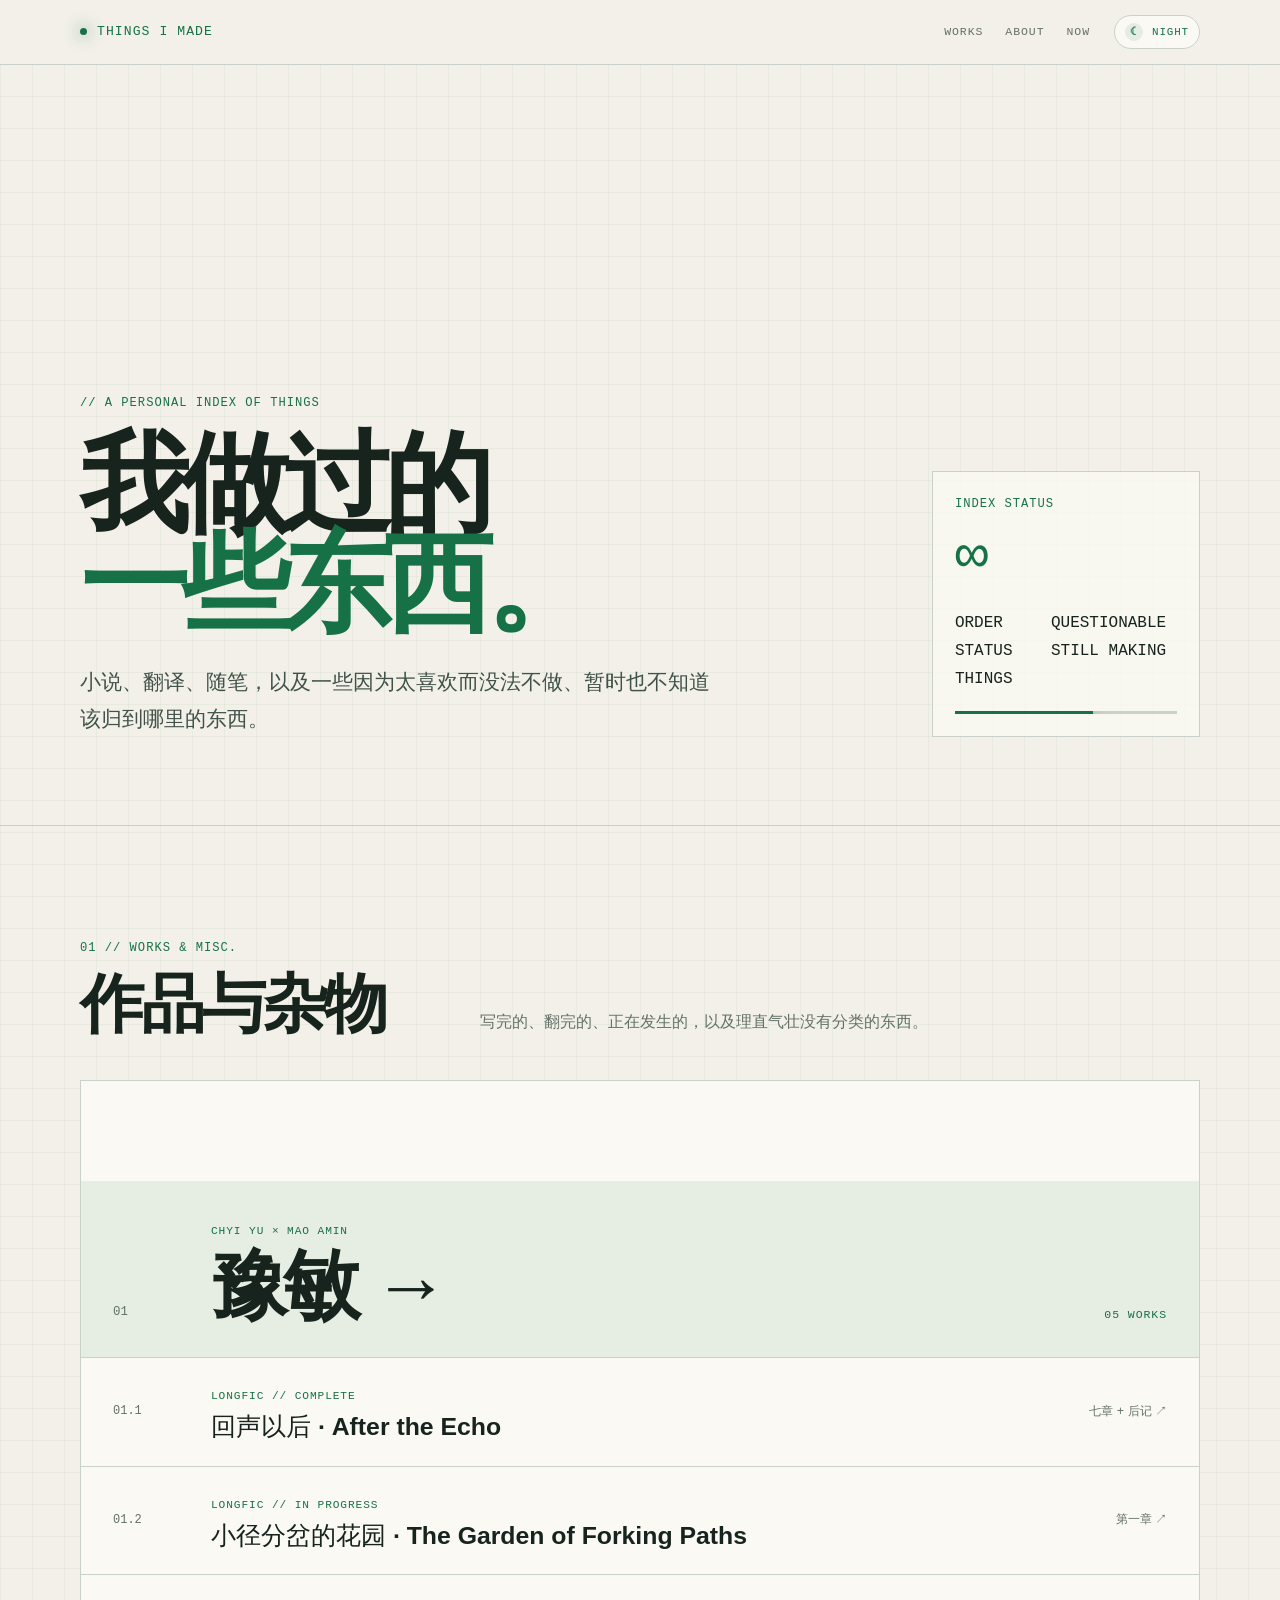
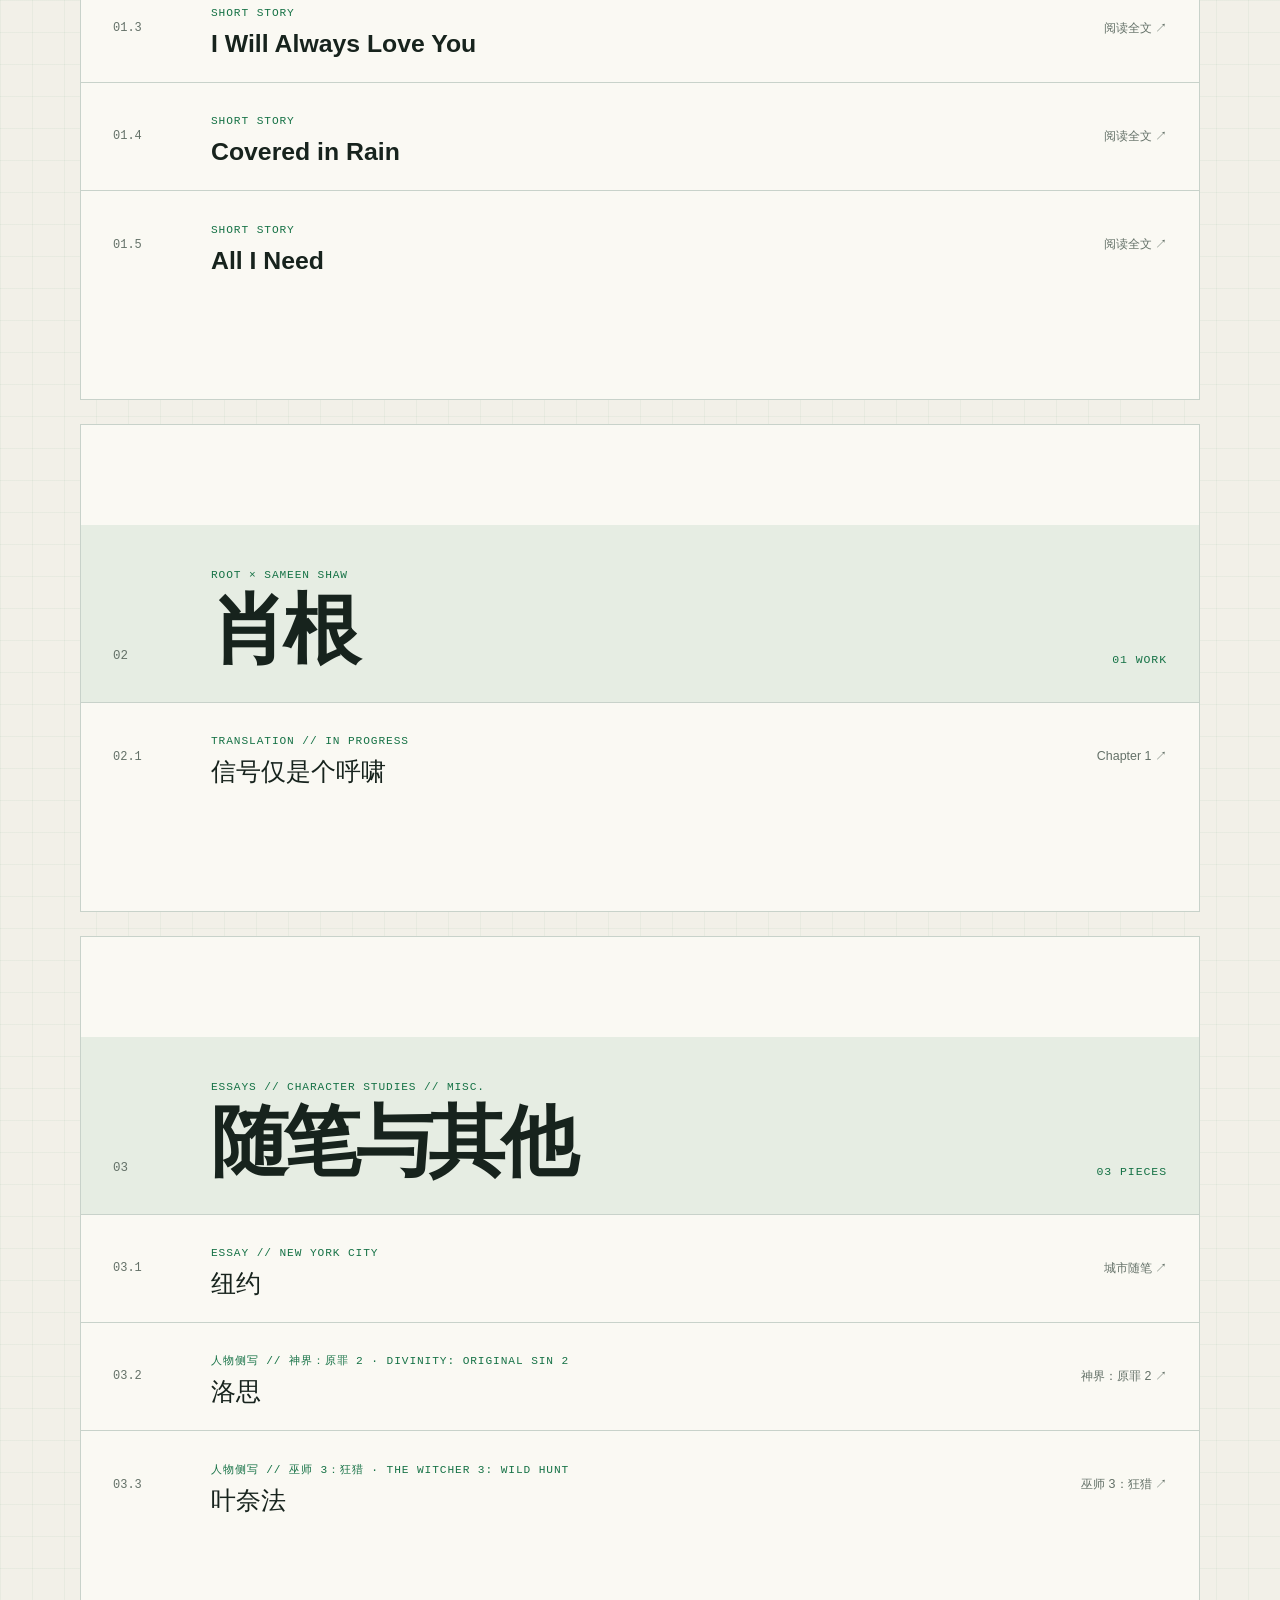
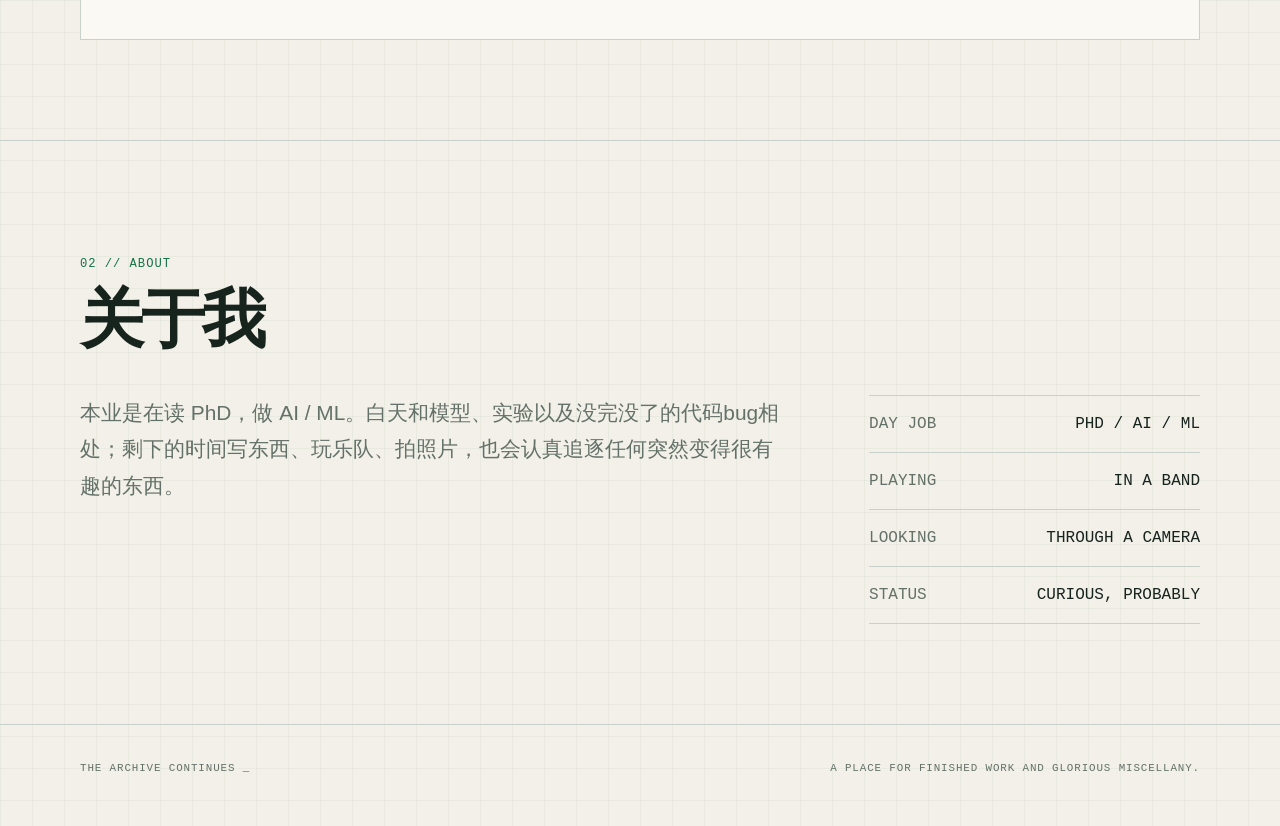
<file: index.html>
<!doctype html>
<html lang="zh-CN">
<head>
  <meta charset="utf-8">
  <meta name="viewport" content="width=device-width, initial-scale=1">
  <meta name="description" content="小说、翻译、随笔，以及一些暂时不知道该归到哪里的东西。">
  <meta name="theme-color" content="#090b0c" id="theme-color">
  <title>个人作品与杂物</title>
  <script defer src="reading.js?v=20261115-1"></script>
  <script data-goatcounter="https://fandom-page.goatcounter.com/count" async src="https://gc.zgo.at/count.js"></script>
  <script>
    (() => {
      const saved = localStorage.getItem("site-theme");
      const preferred = window.matchMedia("(prefers-color-scheme: dark)").matches ? "dark" : "light";
      document.documentElement.dataset.theme = saved === "dark" || saved === "light" ? saved : preferred;
    })();
  </script>
  <style>
    :root {
      color-scheme: dark;
      --bg: #090b0c;
      --panel: #101416;
      --panel-bright: #141a17;
      --text: #d8e1dc;
      --muted: #7f8c85;
      --signal: #9cf7bd;
      --signal-soft: rgba(156, 247, 189, .12);
      --line: #26312b;
      --grid: rgba(156, 247, 189, .018);
      --header: rgba(9, 11, 12, .88);
      --intro: #abb7b0;
      --glass: rgba(16, 20, 22, .74);
      --page: 1120px;
    }

    :root[data-theme="light"] {
      color-scheme: light;
      --bg: #f2f0e8;
      --panel: #faf9f3;
      --panel-bright: #edf4ed;
      --text: #17231d;
      --muted: #647168;
      --signal: #167246;
      --signal-soft: rgba(22, 114, 70, .09);
      --line: #c8d2ca;
      --grid: rgba(22, 114, 70, .048);
      --header: rgba(242, 240, 232, .9);
      --intro: #405249;
      --glass: rgba(250, 249, 243, .8);
    }

    * { box-sizing: border-box; }
    html { scroll-behavior: smooth; }

    body {
      margin: 0;
      min-width: 320px;
      background:
        linear-gradient(var(--grid) 1px, transparent 1px),
        linear-gradient(90deg, var(--grid) 1px, transparent 1px),
        var(--bg);
      background-size: 32px 32px;
      color: var(--text);
      font-family: -apple-system, BlinkMacSystemFont, "PingFang SC", "Hiragino Sans GB", "Microsoft YaHei", Arial, sans-serif;
      line-height: 1.75;
      transition: background-color .3s ease, color .3s ease;
    }

    a { color: inherit; }
    a:focus-visible { outline: 2px solid var(--signal); outline-offset: 5px; }

    .mono {
      font-family: ui-monospace, SFMono-Regular, Menlo, Monaco, Consolas, monospace;
    }

    .shell {
      width: min(var(--page), calc(100% - 48px));
      margin: 0 auto;
    }

    .site-header {
      position: sticky;
      z-index: 10;
      top: 0;
      border-bottom: 1px solid var(--line);
      background: var(--header);
      backdrop-filter: blur(14px);
      transition: background-color .3s ease, border-color .3s ease;
    }

    .site-header .shell {
      min-height: 64px;
      display: flex;
      align-items: center;
      justify-content: space-between;
      gap: 24px;
    }

    .brand, .nav a, .eyebrow, .section-label, .work-meta, .status-line, .footer-line {
      font-family: ui-monospace, SFMono-Regular, Menlo, Monaco, Consolas, monospace;
      letter-spacing: .08em;
      text-transform: uppercase;
    }

    .brand {
      color: var(--signal);
      font-size: .82rem;
      text-decoration: none;
    }

    .brand::before {
      content: "";
      display: inline-block;
      width: 7px;
      height: 7px;
      margin-right: 10px;
      border-radius: 50%;
      background: var(--signal);
      box-shadow: 0 0 16px var(--signal);
      animation: pulse 2.2s ease-in-out infinite;
    }

    .header-actions, .nav { display: flex; align-items: center; }
    .header-actions { gap: 24px; }
    .nav { gap: 22px; }
    .nav a {
      color: var(--muted);
      font-size: .72rem;
      text-decoration: none;
    }
    .nav a:hover { color: var(--signal); }

    .theme-toggle {
      display: inline-flex;
      align-items: center;
      gap: 9px;
      min-width: 82px;
      padding: 7px 10px;
      border: 1px solid var(--line);
      border-radius: 999px;
      background: var(--panel);
      color: var(--signal);
      font: .68rem/1 ui-monospace, SFMono-Regular, Menlo, Monaco, Consolas, monospace;
      letter-spacing: .08em;
      cursor: pointer;
      transition: color .2s ease, border-color .2s ease, background .3s ease, transform .2s ease;
    }
    .theme-toggle:hover { border-color: var(--signal); transform: translateY(-1px); }
    .theme-toggle:focus-visible { outline: 2px solid var(--signal); outline-offset: 4px; }
    .theme-icon {
      display: grid;
      width: 18px;
      height: 18px;
      place-items: center;
      border-radius: 50%;
      background: var(--signal-soft);
      font-size: .84rem;
    }

    .hero {
      min-height: min(760px, calc(100vh - 64px));
      display: grid;
      grid-template-columns: minmax(0, 1.6fr) minmax(230px, .55fr);
      align-items: end;
      gap: 72px;
      padding: 120px 0 88px;
    }

    .eyebrow, .section-label, .status-line {
      color: var(--signal);
      font-size: .76rem;
    }

    .hero h1 {
      max-width: 790px;
      margin: 20px 0 30px;
      font-size: clamp(3.2rem, 8.5vw, 7.8rem);
      font-weight: 650;
      letter-spacing: -.07em;
      line-height: .92;
    }

    .hero h1 span {
      display: block;
      color: var(--signal);
    }

    .intro {
      max-width: 640px;
      margin: 0;
      color: var(--intro);
      font-size: clamp(1.05rem, 2vw, 1.3rem);
    }

    .receiver {
      padding: 22px;
      border: 1px solid var(--line);
      background: var(--glass);
    }

    .receiver p { margin: 0; }
    .receiver .readout {
      margin: 14px 0 24px;
      color: var(--signal);
      font-size: clamp(2rem, 5vw, 3.5rem);
      line-height: 1;
    }

    .meter {
      height: 3px;
      margin-top: 18px;
      overflow: hidden;
      background: var(--line);
    }

    .meter::after {
      content: "";
      display: block;
      width: 62%;
      height: 100%;
      background: var(--signal);
      box-shadow: 0 0 14px var(--signal);
    }

    section { padding: 100px 0; border-top: 1px solid var(--line); }

    .section-head {
      display: grid;
      grid-template-columns: 1fr 2fr;
      align-items: end;
      gap: 40px;
      margin-bottom: 44px;
    }

    .section-head h2 {
      margin: 0;
      font-size: clamp(2rem, 5vw, 4rem);
      font-weight: 600;
      letter-spacing: -.045em;
      line-height: 1;
    }

    .section-note { margin: 0; color: var(--muted); }

    .works { display: grid; gap: 12px; }

    .work {
      position: relative;
      display: grid;
      grid-template-columns: 70px minmax(0, 1fr) auto;
      align-items: center;
      gap: 28px;
      min-height: 150px;
      padding: 28px 32px;
      border: 1px solid var(--line);
      background: var(--panel);
      text-decoration: none;
      transition: border-color .2s ease, background .2s ease, transform .2s ease;
    }

    a.work:hover {
      border-color: var(--signal);
      background: var(--panel-bright);
      transform: translateX(5px);
    }

    .work-number { color: var(--muted); font-size: .78rem; }
    .work h3 { margin: 4px 0 6px; font-size: clamp(1.3rem, 3vw, 2rem); line-height: 1.2; }
    .work p { margin: 0; color: var(--muted); }
    .work-meta { color: var(--signal); font-size: .7rem; }
    .arrow { color: var(--signal); font-size: 1.5rem; }

    .work.placeholder { opacity: .5; }
    .work.placeholder .arrow { color: var(--muted); }

    .pairings { display: grid; gap: 24px; }

    .pairing {
      overflow: hidden;
      border: 1px solid var(--line);
      background: var(--panel);
      transition: background-color .3s ease, border-color .3s ease;
    }

    .pairing-head {
      display: grid;
      grid-template-columns: 70px minmax(0, 1fr) auto;
      align-items: end;
      gap: 28px;
      padding: 34px 32px;
      border-bottom: 1px solid var(--line);
      background: var(--signal-soft);
    }

    .pairing-head h3 {
      margin: 4px 0 0;
      font-size: clamp(2.3rem, 6vw, 4.8rem);
      font-weight: 620;
      letter-spacing: -.06em;
      line-height: 1;
    }

    .pairing-home { display: block; text-decoration: none; }
    .pairing-home h3 { transition: color .2s ease; }
    .pairing-home:hover h3 { color: var(--signal); }

    .pairing-count {
      color: var(--signal);
      font: .72rem/1.4 ui-monospace, SFMono-Regular, Menlo, Monaco, Consolas, monospace;
      letter-spacing: .08em;
      text-transform: uppercase;
    }

    .piece {
      display: grid;
      grid-template-columns: 70px minmax(0, 1fr) auto;
      align-items: center;
      gap: 28px;
      min-height: 108px;
      padding: 22px 32px;
      border-bottom: 1px solid var(--line);
      text-decoration: none;
      transition: color .2s ease, background .2s ease, padding .2s ease;
    }

    .piece:last-child { border-bottom: 0; }
    a.piece:hover { color: var(--signal); background: var(--panel-bright); padding-left: 38px; }
    .piece-number { color: var(--muted); font-size: .75rem; }
    .piece h4 { margin: 3px 0 0; font-size: clamp(1.15rem, 2.5vw, 1.55rem); font-weight: 550; line-height: 1.3; }
    .piece-note { color: var(--muted); font-size: .78rem; }
    .piece.pending { opacity: .72; }

    .about-grid {
      display: grid;
      grid-template-columns: minmax(0, 1.5fr) minmax(260px, .7fr);
      gap: 80px;
      align-items: start;
    }

    .about-copy {
      margin: 0;
      font-size: clamp(1.4rem, 3vw, 2.25rem);
      line-height: 1.5;
      letter-spacing: -.025em;
    }

    .about-copy p { margin: 0 0 1em; }
    .about-copy p:last-child { margin-bottom: 0; }
    .about-copy .aside-note { color: var(--muted); font-size: .58em; line-height: 1.75; letter-spacing: 0; }

    .placeholder-copy { color: var(--muted); }

    .details {
      margin: 0;
      border-top: 1px solid var(--line);
    }

    .details div {
      display: grid;
      grid-template-columns: 90px 1fr;
      gap: 18px;
      padding: 14px 0;
      border-bottom: 1px solid var(--line);
    }

    .details dt { color: var(--muted); }
    .details dd { margin: 0; text-align: right; }
    .details a { color: var(--signal); text-underline-offset: 4px; }

    footer { padding: 34px 0 48px; border-top: 1px solid var(--line); }
    footer .shell { display: flex; justify-content: space-between; gap: 24px; }
    .footer-line { margin: 0; color: var(--muted); font-size: .68rem; }
    .cursor { color: var(--signal); animation: blink 1s steps(1) infinite; }

    @keyframes pulse { 50% { opacity: .35; box-shadow: 0 0 4px var(--signal); } }
    @keyframes blink { 50% { opacity: 0; } }

    @media (max-width: 760px) {
      .shell { width: min(100% - 32px, var(--page)); }
      .header-actions { gap: 12px; }
      .nav { gap: 14px; }
      .nav a:nth-child(2) { display: none; }
      .theme-toggle { min-width: 38px; padding: 7px 9px; }
      .theme-label { display: none; }
      .hero { min-height: auto; grid-template-columns: 1fr; gap: 50px; padding: 92px 0 64px; }
      .hero h1 { letter-spacing: -.055em; }
      section { padding: 72px 0; }
      .section-head, .about-grid { grid-template-columns: 1fr; gap: 24px; }
      .work { grid-template-columns: 38px 1fr auto; gap: 14px; padding: 24px 18px; }
      .work p { display: none; }
      .pairing-head { grid-template-columns: 38px 1fr; gap: 14px; padding: 26px 18px; }
      .pairing-count { grid-column: 2; }
      .piece { grid-template-columns: 38px 1fr; gap: 14px; padding: 20px 18px; }
      .piece-note { grid-column: 2; }
      a.piece:hover { padding-left: 18px; }
      footer .shell { display: block; }
      .footer-line + .footer-line { margin-top: 8px; }
    }

    @media (prefers-reduced-motion: reduce) {
      html { scroll-behavior: auto; }
      *, *::before, *::after { animation: none !important; transition: none !important; }
    }
  </style>
</head>
<body>
  <header class="site-header">
    <div class="shell">
      <a class="brand" href="#top">Things I Made</a>
      <div class="header-actions">
        <nav class="nav" aria-label="主导航">
          <a href="#works">Works</a>
          <a href="#about">About</a>
          <a href="#now">Now</a>
        </nav>
        <button class="theme-toggle" id="theme-toggle" type="button">
          <span class="theme-icon" aria-hidden="true">☼</span>
          <span class="theme-label">DAY</span>
        </button>
      </div>
    </div>
  </header>

  <main id="top">
    <div class="shell hero">
      <div>
        <p class="eyebrow">// A personal index of things</p>
        <h1>我做过的<span>一些东西。</span></h1>
        <p class="intro">小说、翻译、随笔，以及一些因为太喜欢而没法不做、暂时也不知道该归到哪里的东西。</p>
      </div>

      <aside class="receiver mono" aria-label="主页状态">
        <p class="status-line">Index status</p>
        <p class="readout">∞</p>
        <p>ORDER&nbsp;&nbsp;&nbsp;&nbsp;&nbsp;QUESTIONABLE</p>
        <p>STATUS&nbsp;&nbsp;&nbsp;&nbsp;STILL MAKING THINGS</p>
        <div class="meter" aria-hidden="true"></div>
      </aside>
    </div>

    <section id="works">
      <div class="shell">
        <div class="section-head">
          <div>
            <p class="section-label">01 // Works &amp; Misc.</p>
            <h2>作品与杂物</h2>
          </div>
          <p class="section-note">写完的、翻完的、正在发生的，以及理直气壮没有分类的东西。</p>
        </div>

        <div class="pairings">
          <section class="pairing" aria-labelledby="yumin-heading">
            <header class="pairing-head">
              <span class="work-number mono">01</span>
              <a class="pairing-home" href="../yumin/"><span class="work-meta">Chyi Yu × Mao Amin</span><h3 id="yumin-heading">豫敏 →</h3></a>
              <span class="pairing-count">05 works</span>
            </header>
            <div>
              <a class="piece" href="../yumin/After-the-Echo/">
                <span class="piece-number mono">01.1</span>
                <div><span class="work-meta">Longfic // Complete</span><h4>回声以后 · After the Echo</h4></div>
                <span class="piece-note">七章 + 后记 ↗</span>
              </a>
              <a class="piece" href="../yumin/The-Garden-of-Forking-Paths/">
                <span class="piece-number mono">01.2</span>
                <div><span class="work-meta">Longfic // In Progress</span><h4>小径分岔的花园 · The Garden of Forking Paths</h4></div>
                <span class="piece-note">第一章 ↗</span>
              </a>
              <a class="piece" href="../yumin/I-Will-Always-Love-You/">
                <span class="piece-number mono">01.3</span>
                <div><span class="work-meta">Short Story</span><h4>I Will Always Love You</h4></div>
                <span class="piece-note">阅读全文 ↗</span>
              </a>
              <a class="piece" href="../yumin/Covered-in-Rain/">
                <span class="piece-number mono">01.4</span>
                <div><span class="work-meta">Short Story</span><h4>Covered in Rain</h4></div>
                <span class="piece-note">阅读全文 ↗</span>
              </a>
              <a class="piece" href="../yumin/All-I-Need/">
                <span class="piece-number mono">01.5</span>
                <div><span class="work-meta">Short Story</span><h4>All I Need</h4></div>
                <span class="piece-note">阅读全文 ↗</span>
              </a>
            </div>
          </section>

          <section class="pairing" aria-labelledby="shoot-heading">
            <header class="pairing-head">
              <span class="work-number mono">02</span>
              <div><span class="work-meta">Root × Sameen Shaw</span><h3 id="shoot-heading">肖根</h3></div>
              <span class="pairing-count">01 work</span>
            </header>
            <div>
              <a class="piece" href="https://my-fandom-page.github.io/The-Signals-Just-a-Roar/">
                <span class="piece-number mono">02.1</span>
                <div><span class="work-meta">Translation // In Progress</span><h4>信号仅是个呼啸</h4></div>
                <span class="piece-note">Chapter 1 ↗</span>
              </a>
            </div>
          </section>

          <section class="pairing" aria-labelledby="misc-heading">
            <header class="pairing-head">
              <span class="work-number mono">03</span>
              <div><span class="work-meta">Essays // Character Studies // Misc.</span><h3 id="misc-heading">随笔与其他</h3></div>
              <span class="pairing-count">03 pieces</span>
            </header>
            <div>
              <a class="piece" href="Sketch/NYC/">
                <span class="piece-number mono">03.1</span>
                <div><span class="work-meta">Essay // New York City</span><h4>纽约</h4></div>
                <span class="piece-note">城市随笔 ↗</span>
              </a>
              <a class="piece" href="Sketch/Lohse/">
                <span class="piece-number mono">03.2</span>
                <div><span class="work-meta">人物侧写 // 神界：原罪 2 · Divinity: Original Sin 2</span><h4>洛思</h4></div>
                <span class="piece-note">神界：原罪 2 ↗</span>
              </a>
              <a class="piece" href="Sketch/Yennefer/">
                <span class="piece-number mono">03.3</span>
                <div><span class="work-meta">人物侧写 // 巫师 3：狂猎 · The Witcher 3: Wild Hunt</span><h4>叶奈法</h4></div>
                <span class="piece-note">巫师 3：狂猎 ↗</span>
              </a>
            </div>
          </section>
        </div>
      </div>
    </section>

    <section id="about">
      <div class="shell">
        <div class="section-head">
          <div>
            <p class="section-label">02 // About</p>
            <h2>关于我</h2>
          </div>
        </div>

        <div class="about-grid">
          <div class="about-copy">
            <p class="aside-note">本业是在读 PhD，做 AI / ML。白天和模型、实验以及没完没了的代码bug相处；剩下的时间写东西、玩乐队、拍照片，也会认真追逐任何突然变得很有趣的东西。</p>
          </div>

          <dl class="details mono" id="now">
            <div><dt>DAY JOB</dt><dd>PHD / AI / ML</dd></div>
            <div><dt>PLAYING</dt><dd>IN A BAND</dd></div>
            <div><dt>LOOKING</dt><dd>THROUGH A CAMERA</dd></div>
            <div><dt>STATUS</dt><dd>CURIOUS, PROBABLY</dd></div>
          </dl>
        </div>
      </div>
    </section>
  </main>

  <footer>
    <div class="shell">
      <p class="footer-line">The archive continues <span class="cursor">_</span></p>
      <p class="footer-line">A place for finished work and glorious miscellany.</p>
    </div>
  </footer>
  <script>
    (() => {
      const root = document.documentElement;
      const toggle = document.getElementById("theme-toggle");
      const icon = toggle.querySelector(".theme-icon");
      const label = toggle.querySelector(".theme-label");
      const themeColor = document.getElementById("theme-color");
      const systemTheme = window.matchMedia("(prefers-color-scheme: dark)");

      const render = (theme) => {
        const next = theme === "dark" ? "light" : "dark";
        root.dataset.theme = theme;
        icon.textContent = next === "light" ? "☼" : "☾";
        label.textContent = next === "light" ? "DAY" : "NIGHT";
        toggle.setAttribute("aria-label", `切换至${next === "light" ? "日间" : "夜间"}模式`);
        toggle.title = toggle.getAttribute("aria-label");
        themeColor.content = theme === "dark" ? "#090b0c" : "#f2f0e8";
      };

      render(root.dataset.theme);
      toggle.addEventListener("click", () => {
        const next = root.dataset.theme === "dark" ? "light" : "dark";
        localStorage.setItem("site-theme", next);
        render(next);
      });
      systemTheme.addEventListener("change", (event) => {
        if (!localStorage.getItem("site-theme")) render(event.matches ? "dark" : "light");
      });
    })();
  </script>
</body>
</html>
</file>
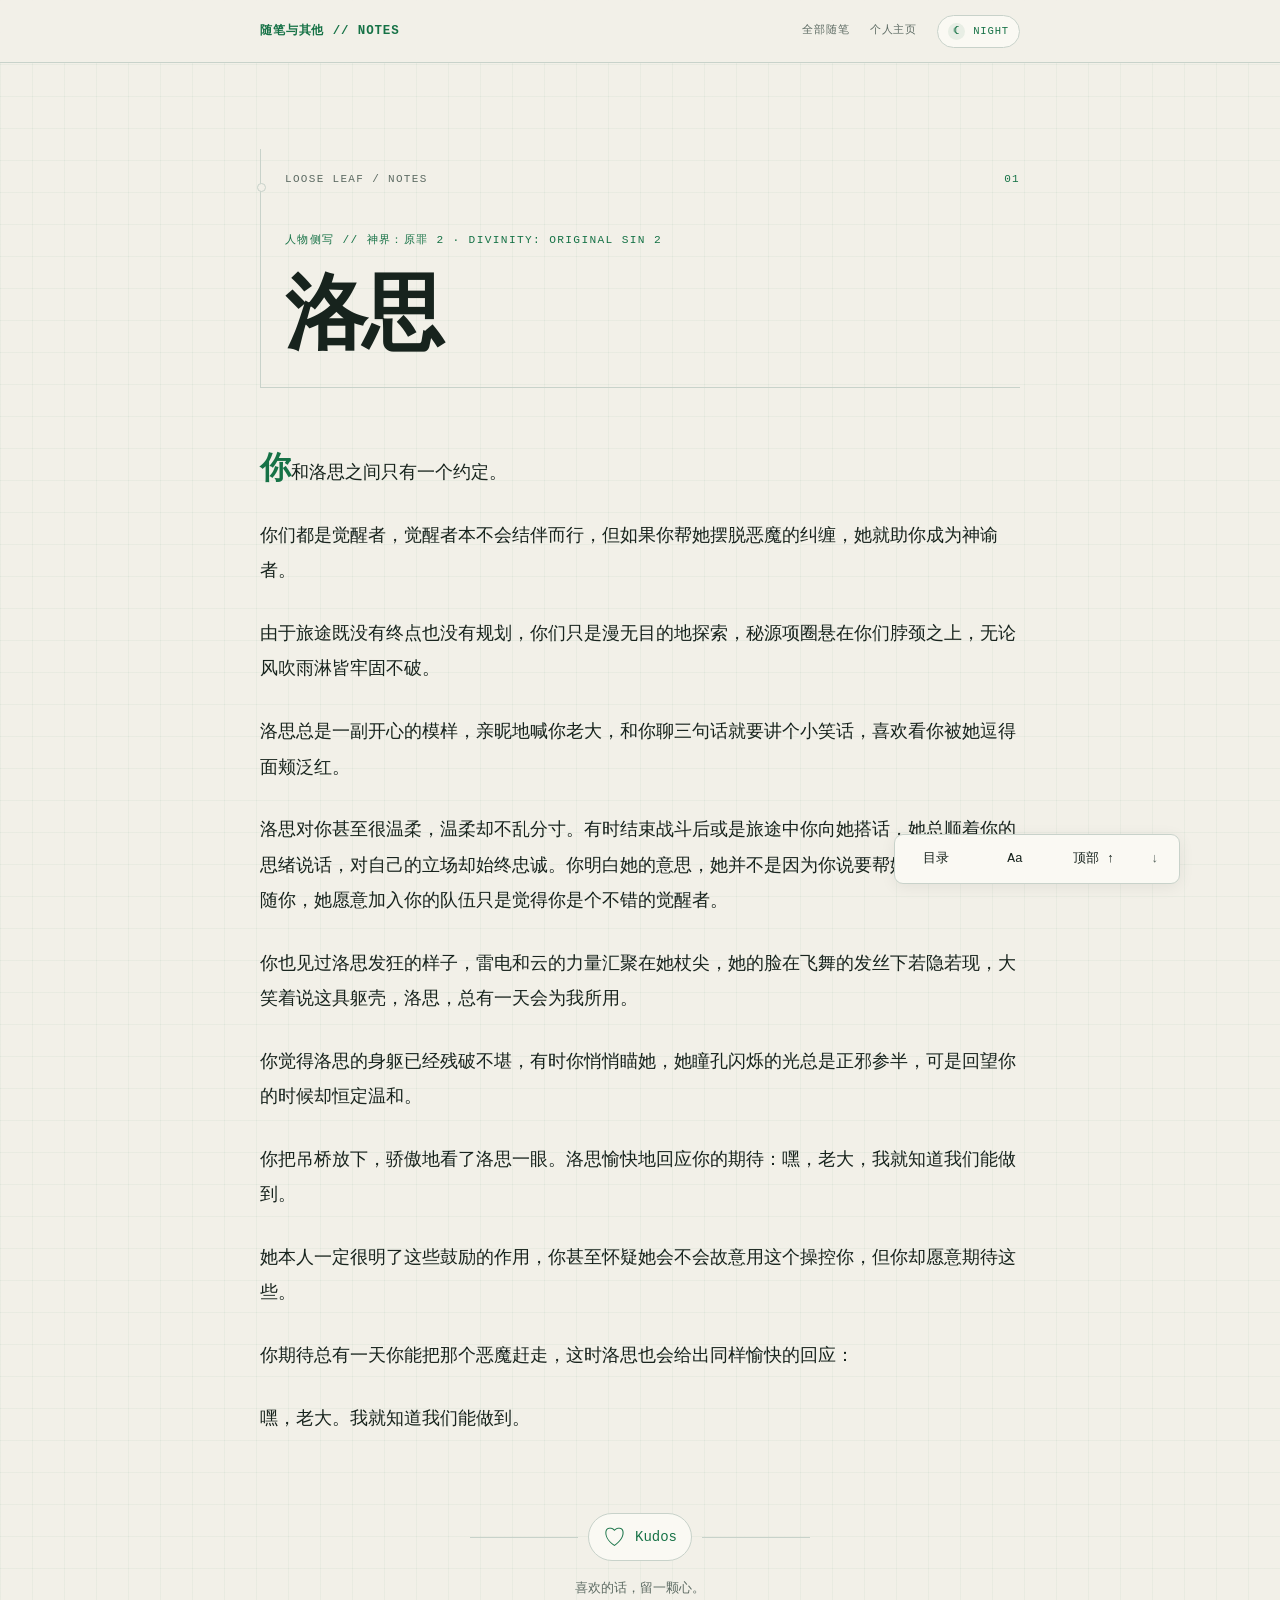
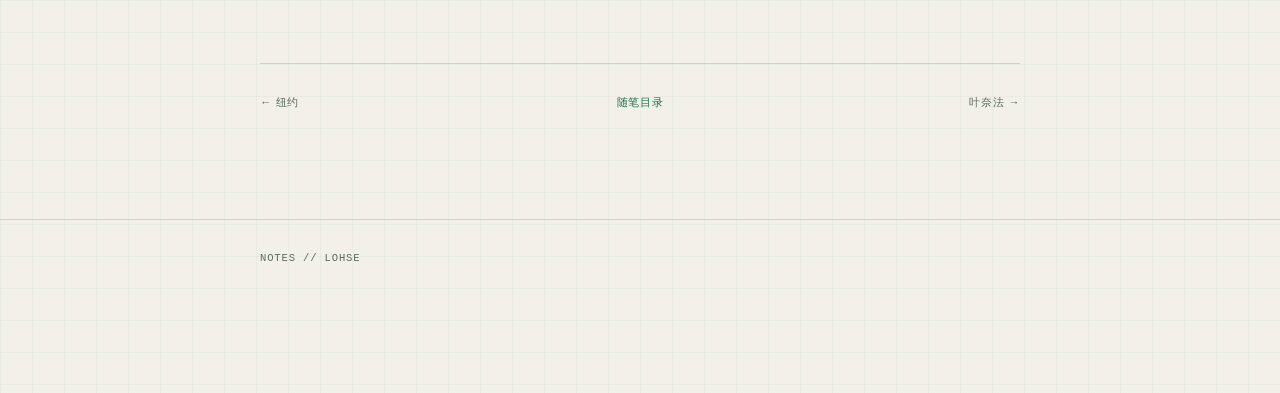
<file: Sketch/Lohse/index.html>
<!doctype html>
<html lang="zh-CN">
<head>
  <meta charset="utf-8">
  <meta name="viewport" content="width=device-width, initial-scale=1">
  <meta name="description" content="人物侧写《洛思》">
  <meta name="theme-color" content="#090b0c">
  <title>洛思｜随笔与其他</title>
  <script src="../theme.js?v=1"></script>
  <link rel="stylesheet" href="../styles.css?v=1">
</head>
<body>
  <header class="site-header"><div class="shell"><a class="wordmark" href="../../#misc-heading">随笔与其他 // Notes</a><nav class="site-nav" aria-label="阅读导航"><a href="../../#misc-heading">全部随笔</a><a href="../../">个人主页</a></nav></div></header>
  <main class="article-main">
    <header class="article-head"><span class="chapter-label">人物侧写 // 神界：原罪 2 · Divinity: Original Sin 2</span><h1>洛思</h1></header>
    <article class="prose">
      <p>你和洛思之间只有一个约定。</p>
      <p>你们都是觉醒者，觉醒者本不会结伴而行，但如果你帮她摆脱恶魔的纠缠，她就助你成为神谕者。</p>
      <p>由于旅途既没有终点也没有规划，你们只是漫无目的地探索，秘源项圈悬在你们脖颈之上，无论风吹雨淋皆牢固不破。</p>
      <p>洛思总是一副开心的模样，亲昵地喊你老大，和你聊三句话就要讲个小笑话，喜欢看你被她逗得面颊泛红。</p>
      <p>洛思对你甚至很温柔，温柔却不乱分寸。有时结束战斗后或是旅途中你向她搭话，她总顺着你的思绪说话，对自己的立场却始终忠诚。你明白她的意思，她并不是因为你说要帮她摆脱恶魔而跟随你，她愿意加入你的队伍只是觉得你是个不错的觉醒者。</p>
      <p>你也见过洛思发狂的样子，雷电和云的力量汇聚在她杖尖，她的脸在飞舞的发丝下若隐若现，大笑着说这具躯壳，洛思，总有一天会为我所用。</p>
      <p>你觉得洛思的身躯已经残破不堪，有时你悄悄瞄她，她瞳孔闪烁的光总是正邪参半，可是回望你的时候却恒定温和。</p>
      <p>你把吊桥放下，骄傲地看了洛思一眼。洛思愉快地回应你的期待：嘿，老大，我就知道我们能做到。</p>
      <p>她本人一定很明了这些鼓励的作用，你甚至怀疑她会不会故意用这个操控你，但你却愿意期待这些。</p>
      <p>你期待总有一天你能把那个恶魔赶走，这时洛思也会给出同样愉快的回应：</p>
      <p>嘿，老大。我就知道我们能做到。</p>
    </article>
    <nav class="article-nav" aria-label="文章切换"><a href="../NYC/">← 纽约</a><a class="home" href="../../#misc-heading">随笔目录</a><a class="next" href="../Yennefer/">叶奈法 →</a></nav>
  </main>
  <footer><div class="shell"><p>Notes // Lohse</p></div></footer>
</body>
</html>
</file>
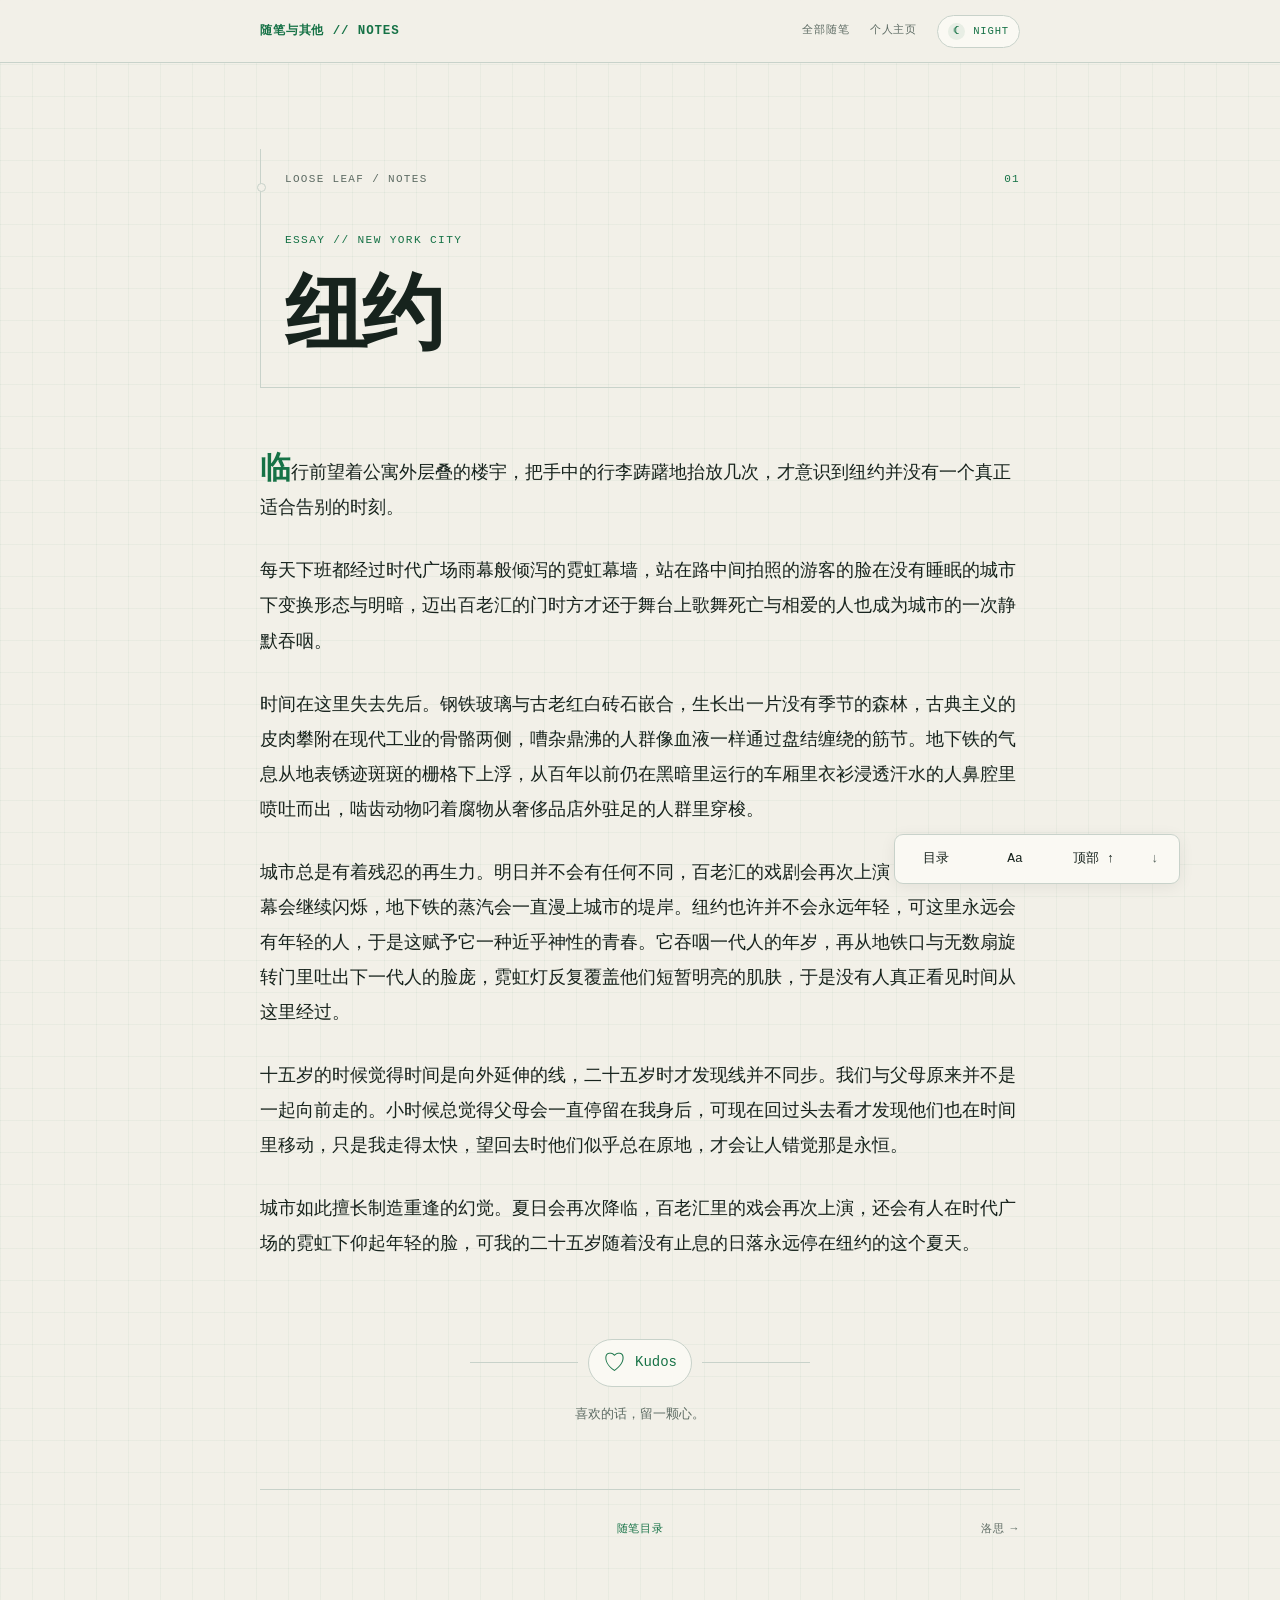
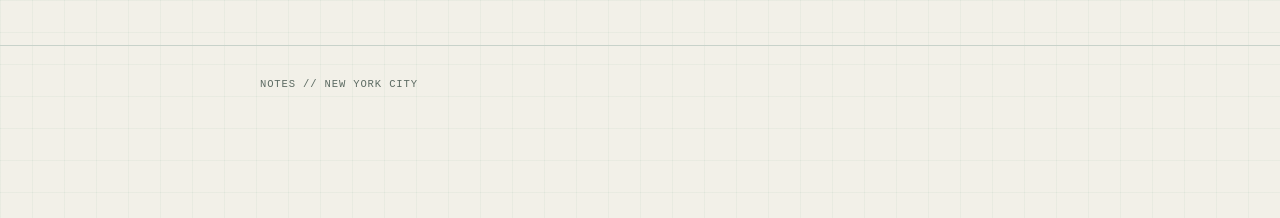
<file: Sketch/NYC/index.html>
<!doctype html>
<html lang="zh-CN">
<head>
  <meta charset="utf-8">
  <meta name="viewport" content="width=device-width, initial-scale=1">
  <meta name="description" content="随笔《纽约》">
  <meta name="theme-color" content="#090b0c">
  <title>纽约｜随笔与其他</title>
  <script src="../theme.js?v=1"></script>
  <link rel="stylesheet" href="../styles.css?v=1">
</head>
<body>
  <header class="site-header">
    <div class="shell">
      <a class="wordmark" href="../../#misc-heading">随笔与其他 // Notes</a>
      <nav class="site-nav" aria-label="阅读导航"><a href="../../#misc-heading">全部随笔</a><a href="../../">个人主页</a></nav>
    </div>
  </header>
  <main class="article-main">
    <header class="article-head"><span class="chapter-label">Essay // New York City</span><h1>纽约</h1></header>
    <article class="prose">
      <p>临行前望着公寓外层叠的楼宇，把手中的行李踌躇地抬放几次，才意识到纽约并没有一个真正适合告别的时刻。</p>
      <p>每天下班都经过时代广场雨幕般倾泻的霓虹幕墙，站在路中间拍照的游客的脸在没有睡眠的城市下变换形态与明暗，迈出百老汇的门时方才还于舞台上歌舞死亡与相爱的人也成为城市的一次静默吞咽。</p>
      <p>时间在这里失去先后。钢铁玻璃与古老红白砖石嵌合，生长出一片没有季节的森林，古典主义的皮肉攀附在现代工业的骨骼两侧，嘈杂鼎沸的人群像血液一样通过盘结缠绕的筋节。地下铁的气息从地表锈迹斑斑的栅格下上浮，从百年以前仍在黑暗里运行的车厢里衣衫浸透汗水的人鼻腔里喷吐而出，啮齿动物叼着腐物从奢侈品店外驻足的人群里穿梭。</p>
      <p>城市总是有着残忍的再生力。明日并不会有任何不同，百老汇的戏剧会再次上演，时代广场的灯幕会继续闪烁，地下铁的蒸汽会一直漫上城市的堤岸。纽约也许并不会永远年轻，可这里永远会有年轻的人，于是这赋予它一种近乎神性的青春。它吞咽一代人的年岁，再从地铁口与无数扇旋转门里吐出下一代人的脸庞，霓虹灯反复覆盖他们短暂明亮的肌肤，于是没有人真正看见时间从这里经过。</p>
      <p>十五岁的时候觉得时间是向外延伸的线，二十五岁时才发现线并不同步。我们与父母原来并不是一起向前走的。小时候总觉得父母会一直停留在我身后，可现在回过头去看才发现他们也在时间里移动，只是我走得太快，望回去时他们似乎总在原地，才会让人错觉那是永恒。</p>
      <p>城市如此擅长制造重逢的幻觉。夏日会再次降临，百老汇里的戏会再次上演，还会有人在时代广场的霓虹下仰起年轻的脸，可我的二十五岁随着没有止息的日落永远停在纽约的这个夏天。</p>
    </article>
    <nav class="article-nav" aria-label="文章切换"><span class="empty">上一篇</span><a class="home" href="../../#misc-heading">随笔目录</a><a class="next" href="../Lohse/">洛思 →</a></nav>
  </main>
  <footer><div class="shell"><p>Notes // New York City</p></div></footer>
</body>
</html>
</file>
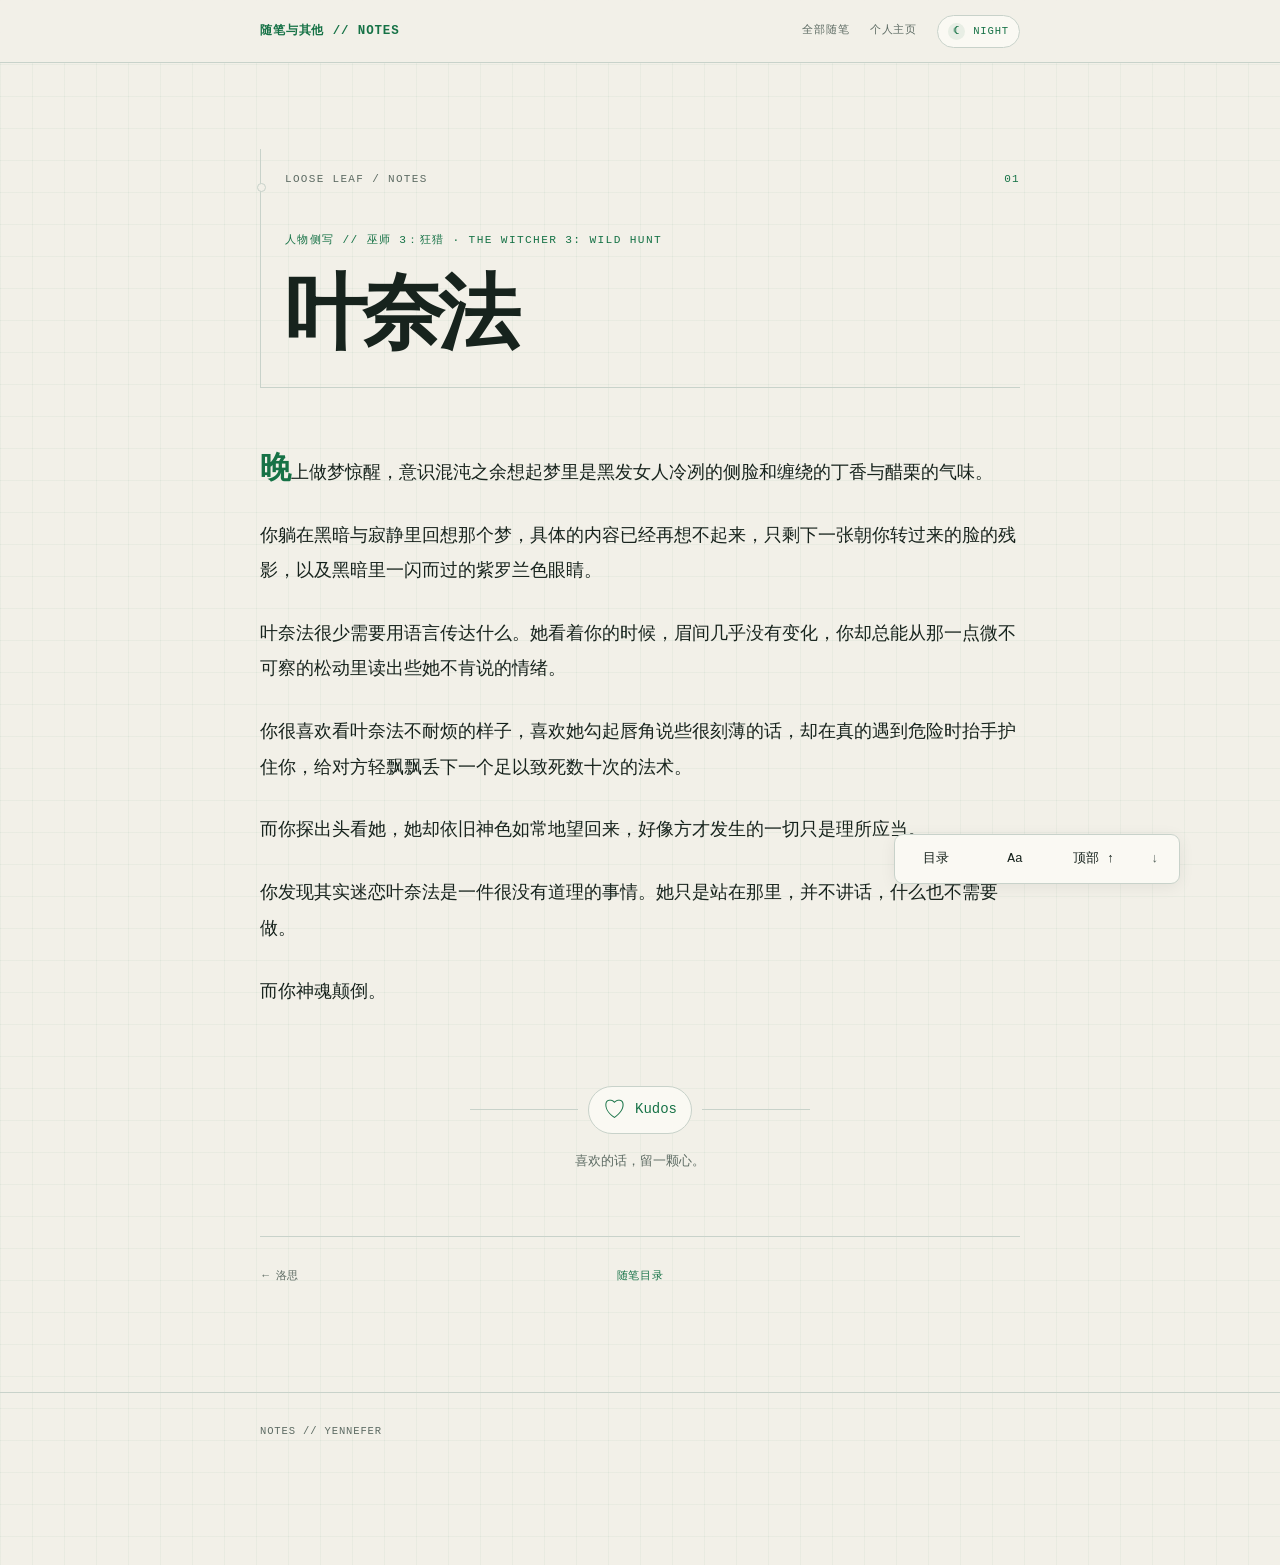
<file: Sketch/Yennefer/index.html>
<!doctype html>
<html lang="zh-CN">
<head>
  <meta charset="utf-8">
  <meta name="viewport" content="width=device-width, initial-scale=1">
  <meta name="description" content="人物侧写《叶奈法》">
  <meta name="theme-color" content="#090b0c">
  <title>叶奈法｜随笔与其他</title>
  <script src="../theme.js?v=1"></script>
  <link rel="stylesheet" href="../styles.css?v=1">
</head>
<body>
  <header class="site-header"><div class="shell"><a class="wordmark" href="../../#misc-heading">随笔与其他 // Notes</a><nav class="site-nav" aria-label="阅读导航"><a href="../../#misc-heading">全部随笔</a><a href="../../">个人主页</a></nav></div></header>
  <main class="article-main">
    <header class="article-head"><span class="chapter-label">人物侧写 // 巫师 3：狂猎 · The Witcher 3: Wild Hunt</span><h1>叶奈法</h1></header>
    <article class="prose">
      <p>晚上做梦惊醒，意识混沌之余想起梦里是黑发女人冷冽的侧脸和缠绕的丁香与醋栗的气味。</p>
      <p>你躺在黑暗与寂静里回想那个梦，具体的内容已经再想不起来，只剩下一张朝你转过来的脸的残影，以及黑暗里一闪而过的紫罗兰色眼睛。</p>
      <p>叶奈法很少需要用语言传达什么。她看着你的时候，眉间几乎没有变化，你却总能从那一点微不可察的松动里读出些她不肯说的情绪。</p>
      <p>你很喜欢看叶奈法不耐烦的样子，喜欢她勾起唇角说些很刻薄的话，却在真的遇到危险时抬手护住你，给对方轻飘飘丢下一个足以致死数十次的法术。</p>
      <p>而你探出头看她，她却依旧神色如常地望回来，好像方才发生的一切只是理所应当。</p>
      <p>你发现其实迷恋叶奈法是一件很没有道理的事情。她只是站在那里，并不讲话，什么也不需要做。</p>
      <p>而你神魂颠倒。</p>
    </article>
    <nav class="article-nav" aria-label="文章切换"><a href="../Lohse/">← 洛思</a><a class="home" href="../../#misc-heading">随笔目录</a><span class="empty">下一篇</span></nav>
  </main>
  <footer><div class="shell"><p>Notes // Yennefer</p></div></footer>
</body>
</html>
</file>
<file: Sketch/styles.css>
:root {
  color-scheme: dark;
  --bg: #090b0c;
  --panel: #101416;
  --text: #d8e1dc;
  --muted: #7f8c85;
  --signal: #9cf7bd;
  --signal-soft: rgba(156, 247, 189, .1);
  --line: #26312b;
  --header: rgba(9, 11, 12, .9);
  --grid: rgba(156, 247, 189, .018);
  --reading: 760px;
}

:root[data-theme="light"] {
  color-scheme: light;
  --bg: #f2f0e8;
  --panel: #faf9f3;
  --text: #17231d;
  --muted: #5d6b63;
  --signal: #167246;
  --signal-soft: rgba(22, 114, 70, .08);
  --line: #c8d2ca;
  --header: rgba(242, 240, 232, .91);
  --grid: rgba(22, 114, 70, .045);
}

* { box-sizing: border-box; }
html { scroll-behavior: smooth; }
body {
  margin: 0;
  min-width: 320px;
  background:
    linear-gradient(var(--grid) 1px, transparent 1px),
    linear-gradient(90deg, var(--grid) 1px, transparent 1px),
    var(--bg);
  background-size: 32px 32px;
  color: var(--text);
  font-family: -apple-system, BlinkMacSystemFont, "PingFang SC", "Hiragino Sans GB", "Microsoft YaHei", Arial, sans-serif;
  font-size: 18px;
  line-height: 1.95;
  -webkit-font-smoothing: antialiased;
  transition: background-color .3s ease, color .3s ease;
}
a { color: inherit; }
a:focus-visible { outline: 2px solid var(--signal); outline-offset: 5px; }
.mono, .wordmark, .site-nav, .chapter-label, .chapter-nav, footer { font-family: ui-monospace, SFMono-Regular, Menlo, Monaco, Consolas, monospace; }
.shell { width: min(var(--reading), calc(100% - 48px)); margin: 0 auto; }

.site-header {
  position: sticky;
  z-index: 10;
  top: 0;
  border-bottom: 1px solid var(--line);
  background: var(--header);
  backdrop-filter: blur(14px);
  transition: background-color .3s ease, border-color .3s ease;
}
.site-header .shell { min-height: 62px; display: flex; align-items: center; justify-content: space-between; gap: 24px; }
.wordmark { color: var(--signal); font-size: .78rem; font-weight: 600; letter-spacing: .07em; text-decoration: none; text-transform: uppercase; }
.site-nav { display: flex; align-items: center; gap: 20px; }
.site-nav a { color: var(--muted); font-size: .68rem; letter-spacing: .08em; text-decoration: none; text-transform: uppercase; }
.site-nav a:hover { color: var(--signal); }

.theme-toggle {
  display: inline-flex;
  align-items: center;
  gap: 8px;
  min-width: 78px;
  padding: 7px 10px;
  border: 1px solid var(--line);
  border-radius: 999px;
  background: var(--panel);
  color: var(--signal);
  font: .66rem/1 ui-monospace, SFMono-Regular, Menlo, Monaco, Consolas, monospace;
  letter-spacing: .08em;
  cursor: pointer;
  transition: color .2s ease, border-color .2s ease, background .3s ease, transform .2s ease;
}
.theme-toggle:hover { border-color: var(--signal); transform: translateY(-1px); }
.theme-toggle:focus-visible { outline: 2px solid var(--signal); outline-offset: 4px; }
.theme-icon { display: grid; width: 17px; height: 17px; place-items: center; border-radius: 50%; background: var(--signal-soft); font-size: .8rem; }

.article-main { width: min(var(--reading), calc(100% - 48px)); margin: 0 auto; padding: 86px 0 105px; }
.article-head { margin-bottom: 64px; padding-bottom: 36px; border-bottom: 1px solid var(--line); }
.chapter-label { color: var(--signal); font-size: .7rem; letter-spacing: .12em; text-transform: uppercase; }
.article-head h1 { margin: 15px 0 0; font-size: clamp(2.8rem, 8vw, 5.1rem); font-weight: 620; letter-spacing: -.065em; line-height: 1.05; }
.prose p { margin: 0 0 1.55em; }
.prose p:first-child::first-letter { color: var(--signal); font-size: 1.7em; font-weight: 600; line-height: 1; }
.article-nav { display: grid; grid-template-columns: 1fr auto 1fr; align-items: center; gap: 18px; margin-top: 88px; padding-top: 28px; border-top: 1px solid var(--line); font-size: .7rem; letter-spacing: .06em; text-transform: uppercase; }
.article-nav a { color: var(--muted); text-decoration: none; }
.article-nav a:hover, .article-nav .home { color: var(--signal); }
.article-nav .next { text-align: right; }
.empty { visibility: hidden; }
footer { padding: 28px 0 42px; border-top: 1px solid var(--line); color: var(--muted); font-size: .66rem; letter-spacing: .08em; text-transform: uppercase; }
footer p { margin: 0; }

@media (max-width: 720px) {
  body { font-size: 17px; line-height: 1.9; }
  .shell, .article-main { width: min(100% - 32px, var(--reading)); }
  .site-nav a:first-child { display: none; }
  .theme-toggle { min-width: 35px; padding: 7px 8px; }
  .theme-label { display: none; }
  .article-main { padding: 58px 0 76px; }
  .article-head { margin-bottom: 48px; }
  .article-nav { grid-template-columns: 1fr 1fr; }
  .article-nav .home { display: none; }
}

@media (prefers-reduced-motion: reduce) {
  html { scroll-behavior: auto; }
  *, *::before, *::after { transition: none !important; }
}
</file>
